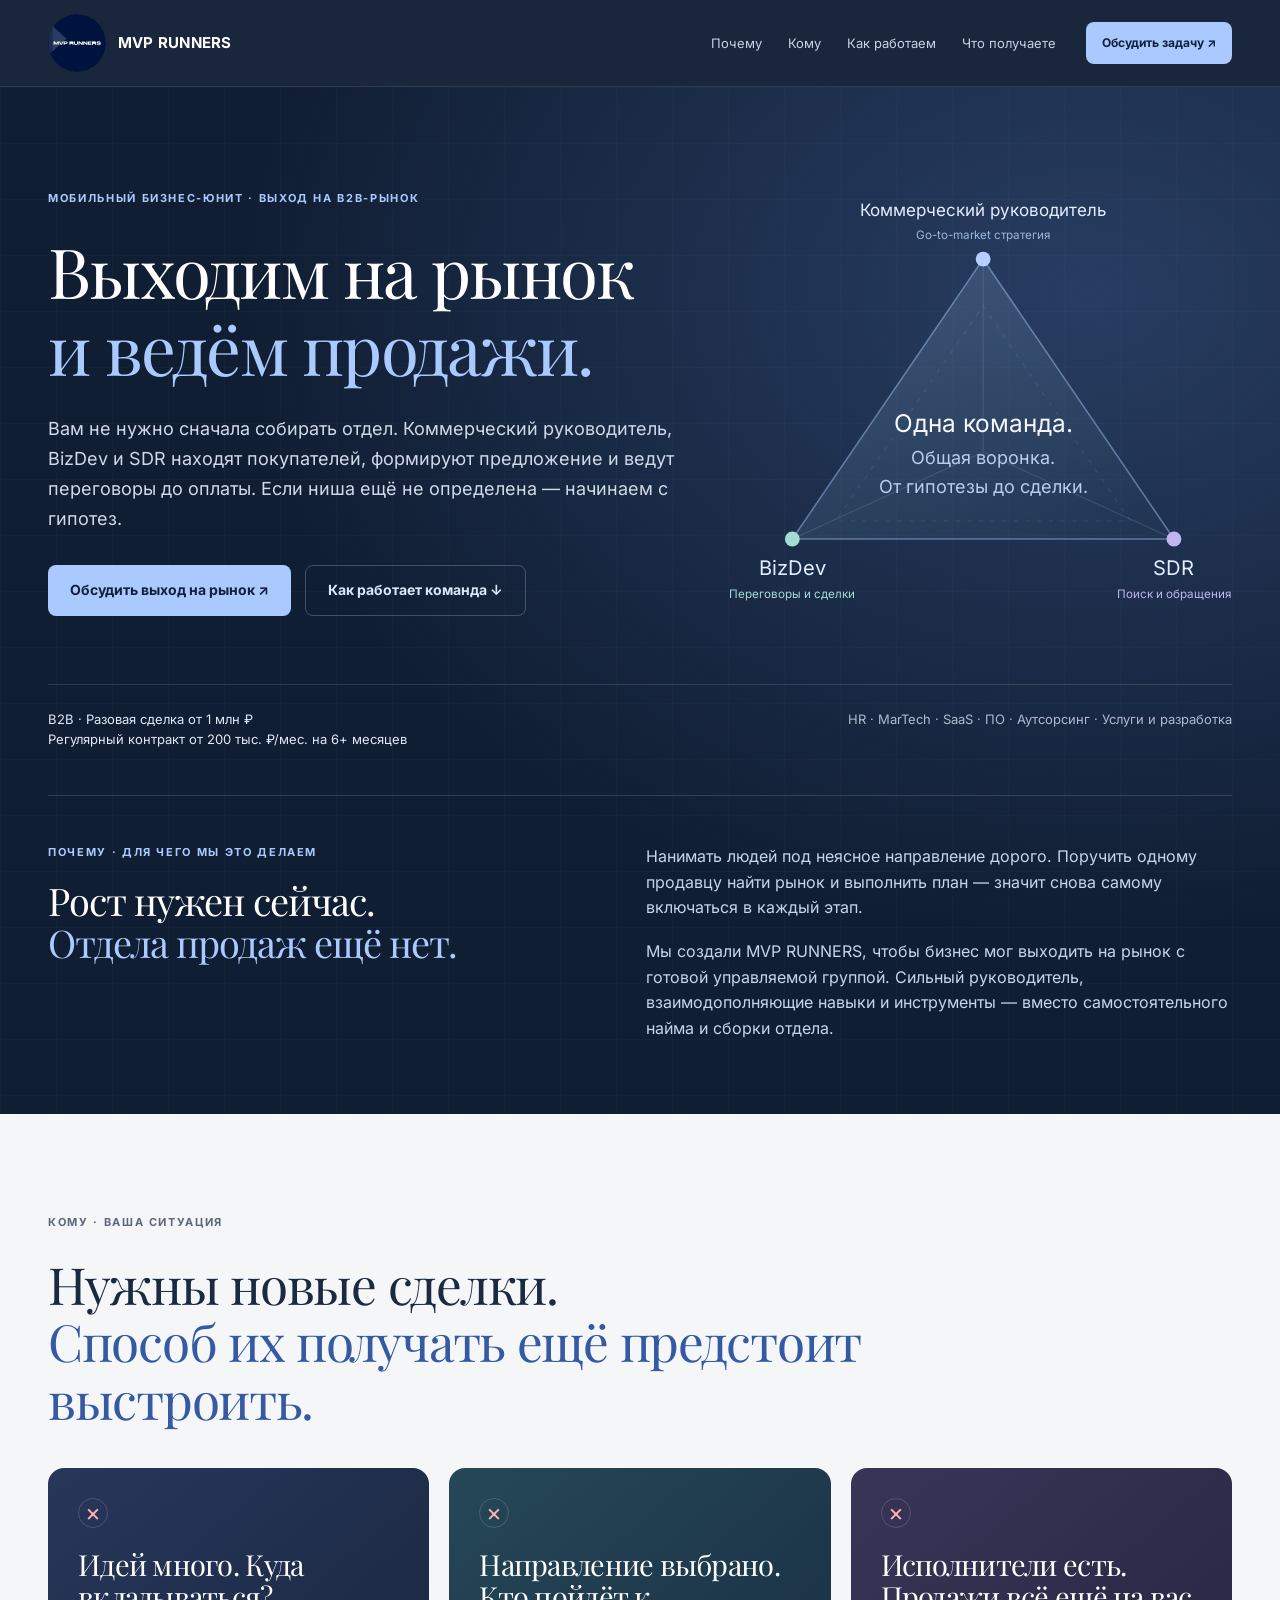
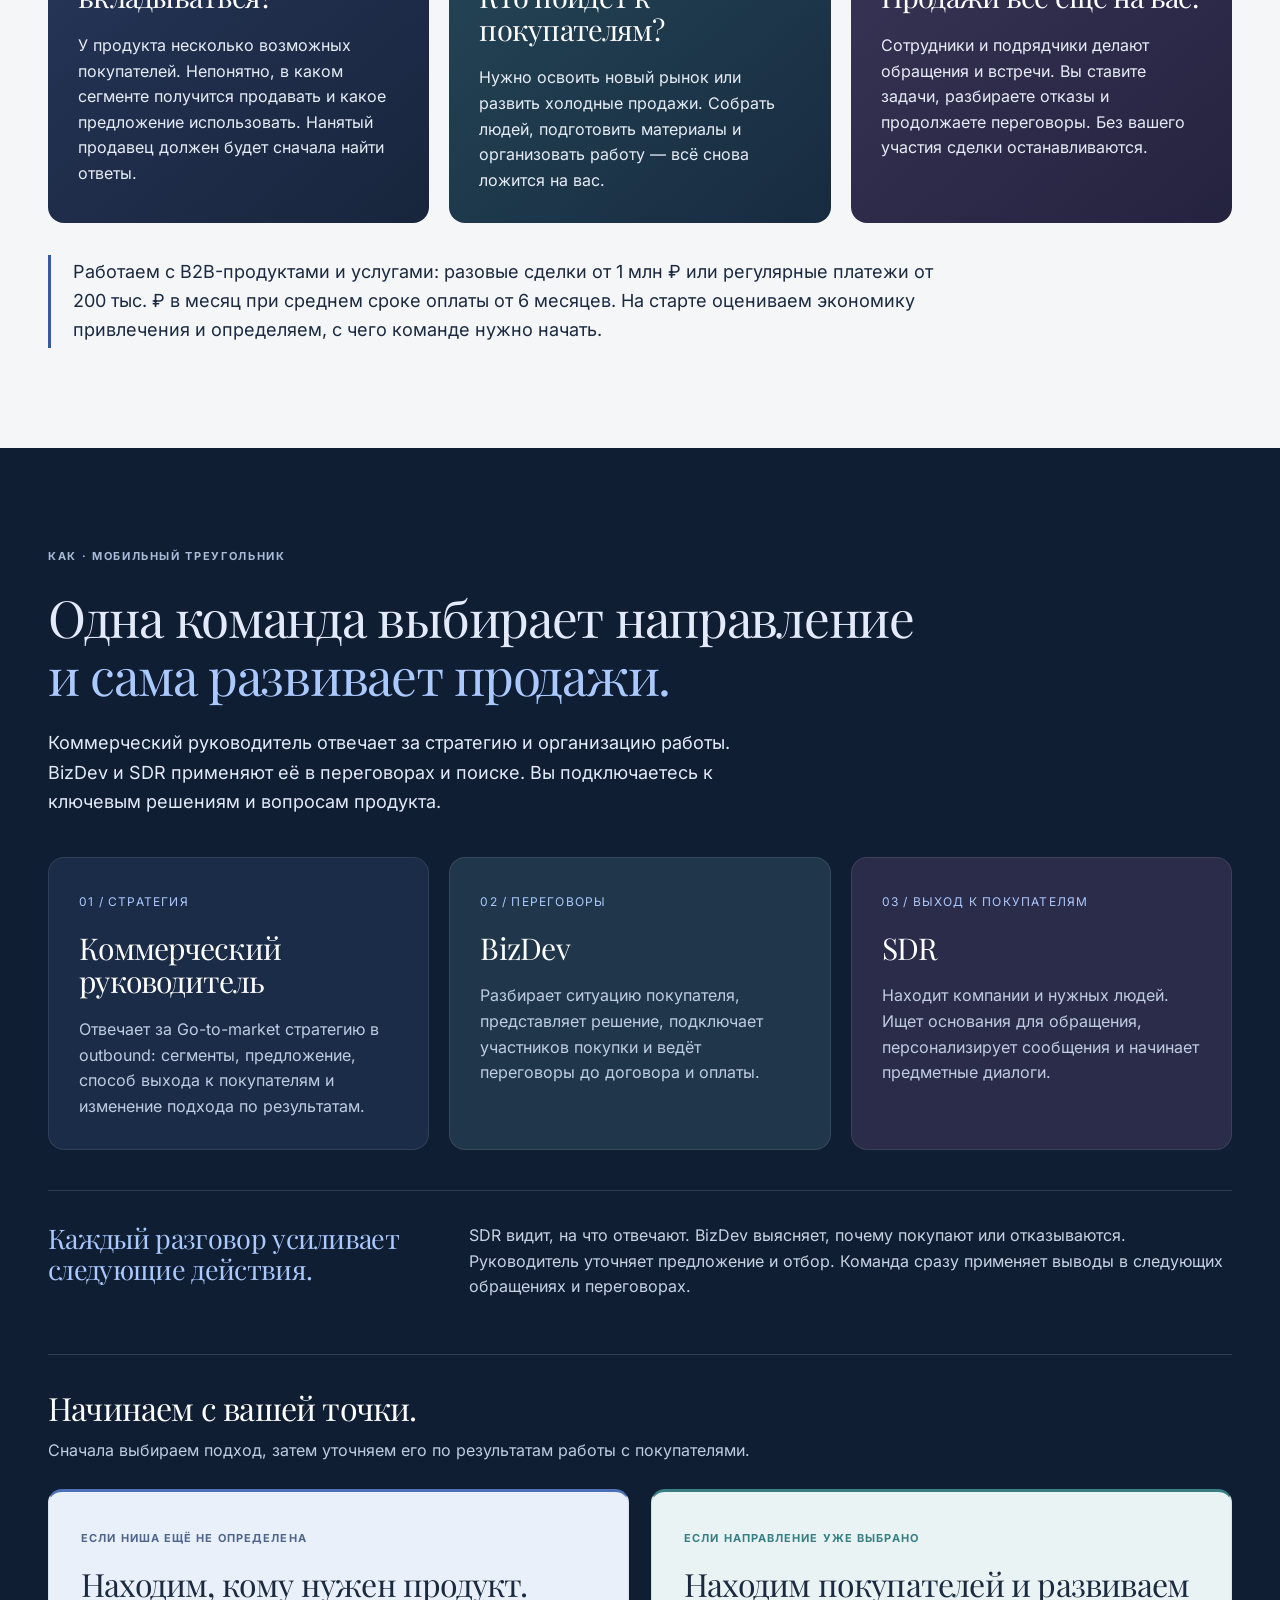
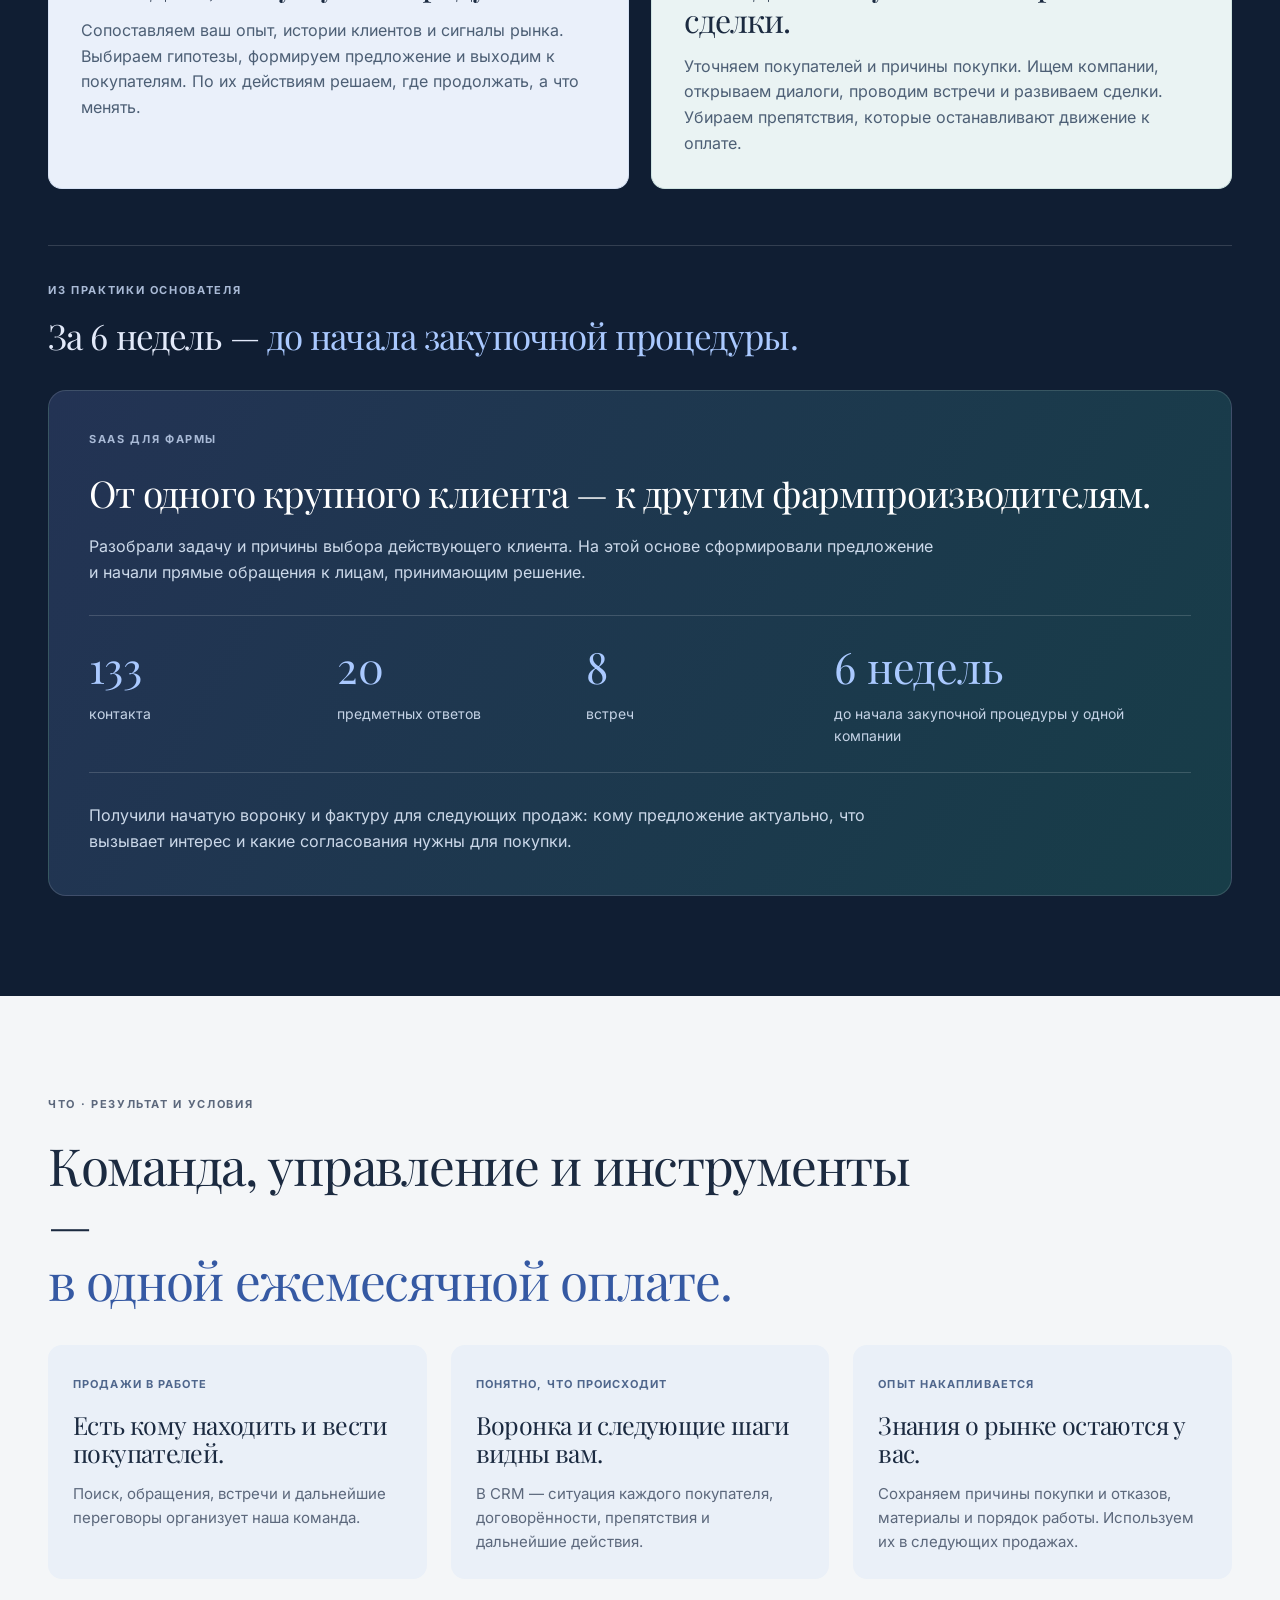
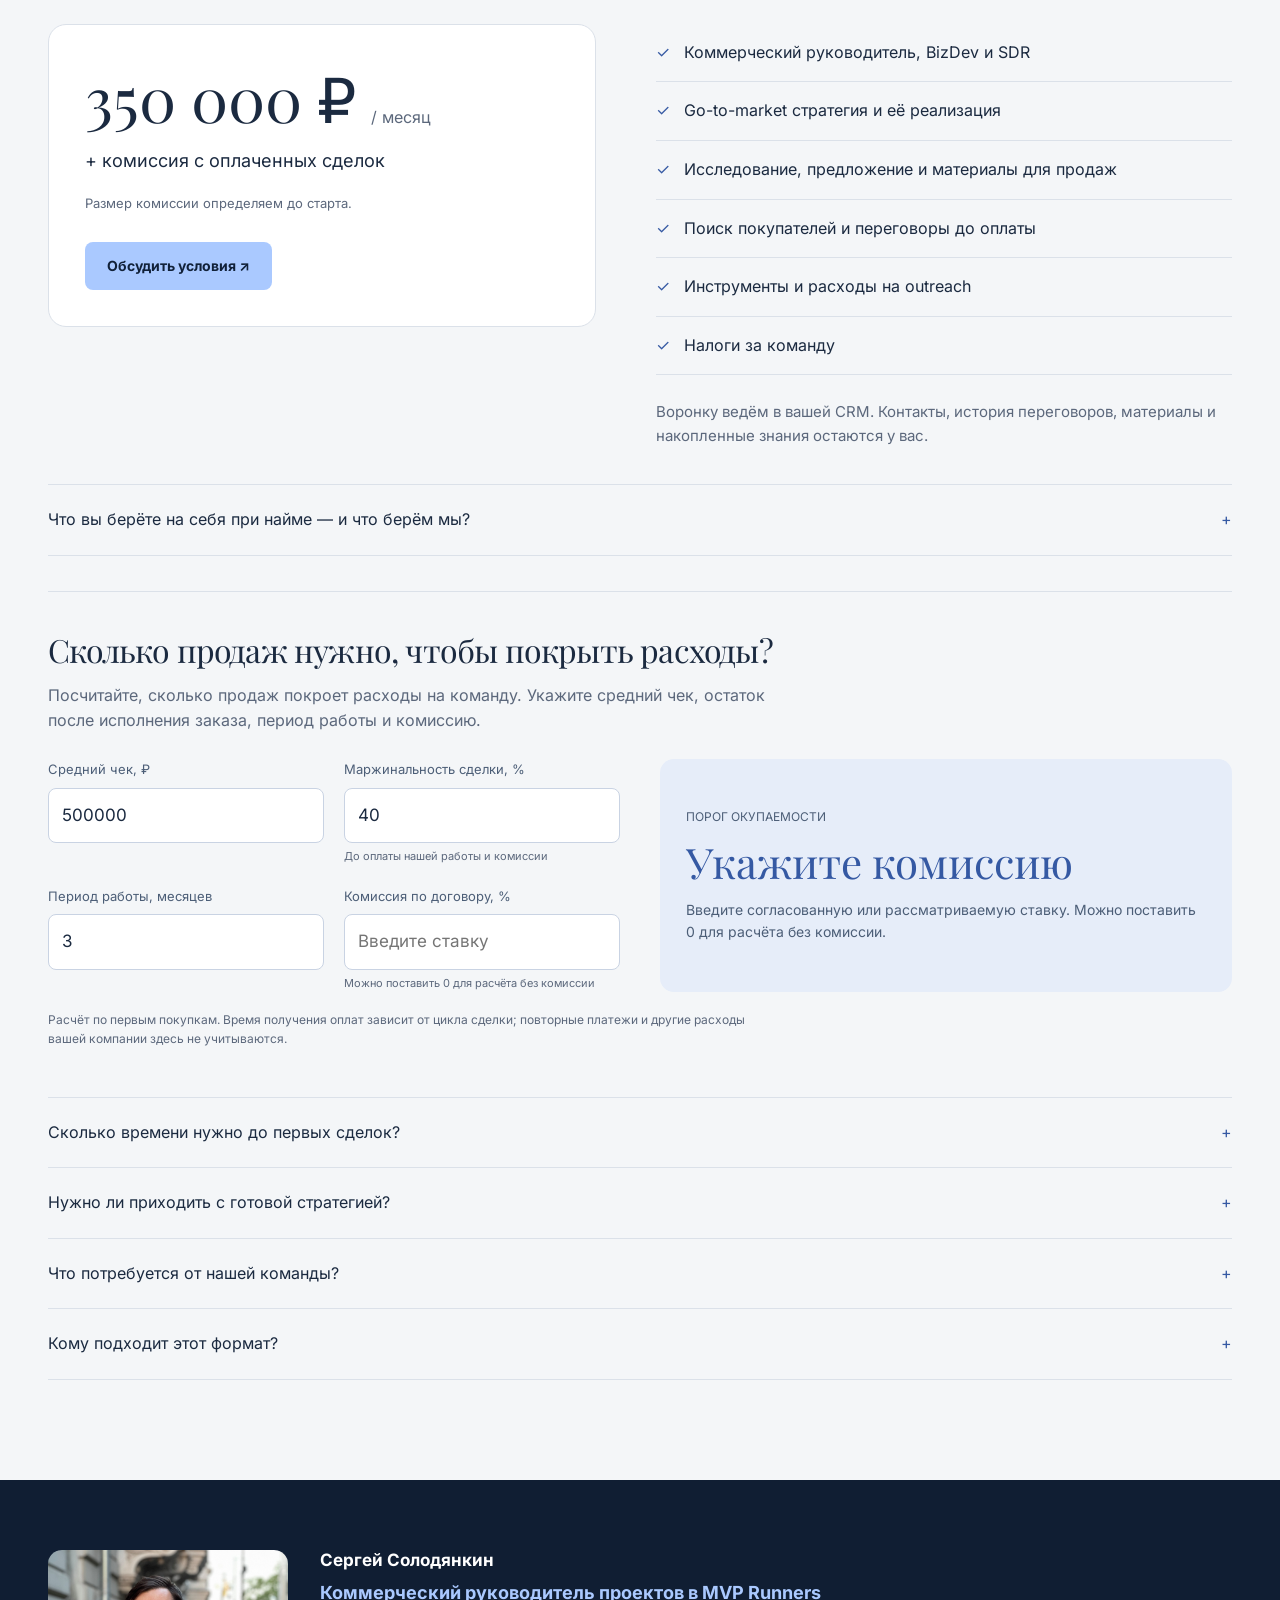
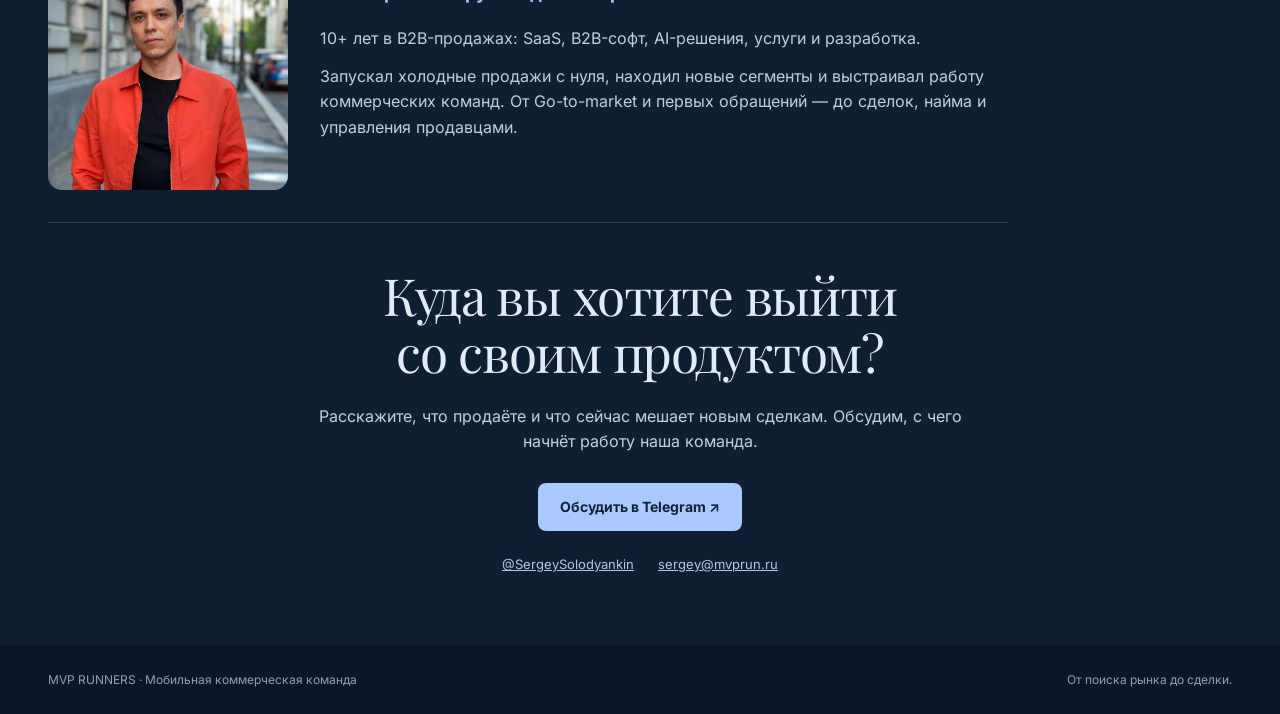
<file: index2.html>
<!doctype html><html lang="ru"><head><meta charset="utf-8"><meta name="viewport" content="width=device-width,initial-scale=1"><title>MVP RUNNERS — мобильная коммерческая команда</title><meta name="description" content="Коммерческий руководитель, BizDev и SDR для выхода на B2B-рынок. От поиска сегмента до сделок. Без найма и управления отделом продаж."><style>@font-face {
  font-family: 'Inter';
  font-style: normal;
  font-weight: 400;
  font-display: swap;
  src: url(assets/fonts/inter-regular.ttf) format('truetype');
}
@font-face {
  font-family: 'Inter';
  font-style: normal;
  font-weight: 700;
  font-display: swap;
  src: url(assets/fonts/inter-bold.ttf) format('truetype');
}

:root{--navy:#101e33;--ink:#1b2a40;--muted:#5c687c;--blue:#aac9ff;--accent:#3559a3;--paper:#f4f6f8;--line:#dbe1e9;--teal:#a4dcd2;--serif:'Playfair Display',Georgia,serif;--sans:Inter,Arial,sans-serif}*{box-sizing:border-box}html{scroll-behavior:smooth;scroll-padding-top:90px}body{margin:0;background:var(--paper);color:var(--ink);font-family:var(--sans);font-size:16px;line-height:1.6}a{color:inherit}button,input,select{font:inherit}.wrap{max-width:1240px;width:calc(100% - 96px);margin:auto}header{background:#101e33f5;position:sticky;top:0;z-index:10;border-bottom:1px solid #ffffff18;backdrop-filter:blur(16px)}nav{height:86px;display:flex;align-items:center;gap:30px}.brand{display:flex;align-items:center;gap:12px;text-decoration:none;color:white;font-size:15px;font-weight:600}.brand img{height:58px;width:58px}.navlinks{display:flex;gap:26px;margin-left:auto;color:#c9d3e2;font-size:13px}.navlinks a{text-decoration:none}.navlinks a:hover{color:white}.btn{display:inline-flex;align-items:center;justify-content:center;min-height:48px;background:var(--blue);color:#112139;padding:13px 22px;border-radius:8px;text-decoration:none;font-weight:600;font-size:14px;border:0;cursor:pointer}.btn.secondary{color:#dce7fa;background:transparent;border:1px solid #ffffff36}.btn:hover{filter:brightness(1.08)}header .btn{font-size:12px;min-height:42px;padding:10px 16px}.mobile-nav{display:none}section{padding:100px 0}.eyebrow{text-transform:uppercase;letter-spacing:.15em;font-size:11px;font-weight:600;margin:0 0 24px;color:var(--muted)}h1,h2,h3,p{margin:0}h1,h2,h3{font-family:var(--serif);font-weight:400;line-height:1.12;letter-spacing:-.025em}h1{font-size:clamp(46px,5vw,73px)}h2{font-size:clamp(35px,4vw,54px);max-width:900px;margin-bottom:24px}h3{font-size:29px}.accent{color:var(--accent)}.lead{font-size:18px;line-height:1.65;max-width:730px}.muted{color:var(--muted)}.hero{color:white;background:radial-gradient(ellipse at 85% 20%,#283d62 0,transparent 55%),var(--navy);position:relative;overflow:hidden;padding:90px 0 55px}.hero:before{content:'';position:absolute;inset:0;background-image:linear-gradient(#ffffff04 1px,transparent 1px),linear-gradient(90deg,#ffffff04 1px,transparent 1px);background-size:56px 56px;pointer-events:none}.hero .wrap{position:relative}.hero-grid{display:grid;grid-template-columns:1.3fr 1fr;gap:38px;align-items:center}.hero .eyebrow{color:var(--blue)}.hero h1 .accent{color:var(--blue)}.hero .lead{color:#d0d9e7;font-size:18px;margin-top:28px;max-width:630px}.hero-actions{display:flex;gap:14px;flex-wrap:wrap;margin-top:32px}.hero-price{font-size:16px;margin-top:25px;color:#e4edfc}.hero-price small{display:block;color:#a6b5cd;font-size:12px;margin-top:5px}.fit-strip{border-top:1px solid #ffffff20;padding-top:24px;margin-top:55px;display:flex;justify-content:space-between;gap:24px;color:#aebbce;font-size:13px}.fit-strip strong{color:#e1e8f5;font-weight:500}.triangle{position:relative;padding:10px 0}.triangle svg{width:100%;height:auto;overflow:visible}.triangle text{font-family:var(--sans)}.triangle-caption{font-size:12px;color:#a7b8d3;text-align:center;max-width:360px;margin:15px auto 0}.section-head{max-width:800px}.cards{display:grid;grid-template-columns:repeat(3,minmax(0,1fr));gap:20px;margin-top:40px}.card{border-radius:16px;padding:30px;min-width:0}.card h3{font-size:29px;margin:20px 0}.card p{font-size:16px;line-height:1.6}.problem{color:#e6ecf6;background:linear-gradient(140deg,#28365b,#17253c)}.problem:nth-child(2){background:linear-gradient(140deg,#254858,#182b40)}.problem:nth-child(3){background:linear-gradient(140deg,#393557,#24233f)}.problem h3{color:white}.cross{color:#ffb0b8;font-size:24px;line-height:1;border:1px solid #ffffff27;border-radius:50%;width:30px;height:30px;display:grid;place-items:center}.closing-line{border-left:3px solid var(--accent);padding:3px 0 3px 22px;margin-top:32px;font-size:18px;max-width:900px}.dark{background:var(--navy);color:#e3eafa}.dark .eyebrow{color:#a9bad6}.dark .accent{color:var(--blue)}.team-grid{display:grid;grid-template-columns:repeat(3,minmax(0,1fr));gap:20px;margin-top:40px}.role{background:#1b2c48;border:1px solid #ffffff17;border-radius:16px;padding:30px}.role:nth-child(2){background:#20374b}.role:nth-child(3){background:#2b2c49}.role .num{color:var(--blue);font-size:12px;letter-spacing:.1em}.role h3{font-size:30px;color:white;margin:18px 0}.role p{color:#bdcce0}.feedback{display:grid;grid-template-columns:1fr 2fr;gap:40px;border-top:1px solid #ffffff22;padding-top:32px;margin-top:40px}.feedback h3{font-size:27px;color:var(--blue)}.feedback p{color:#c6d2e4}.paths{display:grid;grid-template-columns:1fr 1fr;gap:22px;margin-top:40px}.path{background:#eaf0fa;border:1px solid #d7e2f4;border-top:3px solid #4d70b8;border-radius:14px;padding:32px}.path:nth-child(2){background:#eaf3f3;border-color:#cfe3e1;border-top-color:#377f84}.tag{font-size:11px;font-weight:600;letter-spacing:.1em;text-transform:uppercase;color:#4f668c}.path:nth-child(2) .tag{color:#377f84}.path h3{margin:16px 0;font-size:32px}.path p{color:#4d5f75}.workflow{display:grid;grid-template-columns:repeat(4,1fr);gap:24px;margin-top:42px;padding-top:30px;border-top:1px solid var(--line)}.workflow .step{font-size:12px;color:var(--accent);margin-bottom:12px}.workflow h3{font-family:var(--sans);font-size:17px;font-weight:600;letter-spacing:0;margin-bottom:12px;line-height:1.4}.workflow p{font-size:15px;color:var(--muted)}.comparison{margin-top:38px;border-top:1px solid var(--line)}.comparison-row{display:grid;grid-template-columns:1fr 1.3fr 1.3fr;gap:30px;padding:24px 0;border-bottom:1px solid var(--line);align-items:start}.comparison-row h3{font-family:var(--sans);font-size:17px;font-weight:600;letter-spacing:0;line-height:1.5}.comparison-row p{font-size:15px;color:var(--muted)}.comparison-row b{font-weight:500;color:var(--ink)}.comparison-head{font-size:11px;letter-spacing:.1em;text-transform:uppercase;color:var(--muted);padding:16px 0}.comparison-row:last-child{background:#e9eff9;padding:25px;border-radius:12px;border:0;margin-top:12px}.case{background:linear-gradient(120deg,#233354,#173d48);padding:40px;border-radius:18px;border:1px solid #ffffff22;margin-top:35px}.case p{color:#cbd8e9;max-width:850px}.case h3{font-size:37px;color:white;margin-bottom:20px}.metrics{display:grid;grid-template-columns:1fr 1fr 1fr 1.6fr;gap:25px;margin:30px 0;padding:25px 0;border-block:1px solid #ffffff28}.metric strong{display:block;font-family:var(--serif);font-size:43px;line-height:1.2;font-weight:400;color:var(--blue)}.metric span{display:block;font-size:14px;color:#c5d3e6;margin-top:10px}.founder{display:flex;gap:18px;align-items:center;margin-top:32px;color:#c0cee2;font-size:14px}.founder img{width:64px;height:76px;object-fit:cover;border-radius:9px}.founder strong{display:block;color:white;margin-bottom:5px;font-size:15px}.pricing{display:grid;grid-template-columns:1fr 1.05fr;gap:60px;align-items:start;margin-top:35px}.price-box{background:white;border:1px solid var(--line);border-radius:18px;padding:36px}.price{font-size:clamp(40px,5vw,62px);font-family:var(--serif);line-height:1.2;color:var(--ink)}.price span{font:16px var(--sans);color:var(--muted)}.commission{font-size:18px;margin-top:12px}.price-box .btn{margin-top:28px}.price-note{font-size:13px;color:var(--muted);margin-top:17px}.included{list-style:none;margin:0;padding:0}.included li{padding:16px 0 16px 28px;position:relative;border-bottom:1px solid var(--line)}.included li:before{content:'✓';position:absolute;left:0;color:var(--accent)}.ownership{margin-top:25px;color:var(--muted);font-size:15px}.calc{margin-top:64px;padding-top:40px;border-top:1px solid var(--line)}.calc h3{font-size:32px;margin-bottom:15px}.calc>p{max-width:720px;color:var(--muted)}.calc-grid{display:grid;grid-template-columns:1fr 1fr;gap:40px;margin-top:25px}.inputs{display:grid;grid-template-columns:1fr 1fr;gap:20px}.inputs label{display:block;font-size:13px;color:#4c5e77}.inputs input{display:block;width:100%;min-width:0;margin-top:8px;background:white;border:1px solid #c9d3e3;border-radius:8px;padding:13px;color:var(--ink);font-size:17px}.inputs small{display:block;margin-top:5px;font-size:11px;color:var(--muted)}.calc-result{border-radius:14px;background:#e6edf9;padding:26px;display:flex;flex-direction:column;justify-content:center}.calc-result strong{font:42px var(--serif);color:var(--accent);line-height:1.2}.calc-result p{font-size:14px;margin-top:12px;color:#4c5e77}.result-label{font-size:12px;margin-bottom:10px;color:#4c5e77}.future{margin-top:45px;padding-top:32px;border-top:1px solid #ffffff22;display:grid;grid-template-columns:1fr 1.2fr;gap:45px}.future h3{font-size:29px;color:white}.future p{color:#bccce2}.contact{text-align:center;margin-top:65px;padding-top:45px;border-top:1px solid #ffffff22}.contact h2{margin:0 auto 22px;max-width:830px}.contact p{color:#c2d0e3;max-width:660px;margin:0 auto 28px}.contact-links{display:flex;justify-content:center;gap:24px;flex-wrap:wrap;margin-top:23px;color:#b5c6e0;font-size:13px}.faq{margin-top:48px}.faq details{border-top:1px solid var(--line);padding:22px 0}.faq details:last-child{border-bottom:1px solid var(--line)}summary{font-weight:500;cursor:pointer;list-style:none;display:flex;justify-content:space-between;gap:24px}summary:after{content:'+';color:var(--accent)}details[open]>summary:after{content:'−'}details p{margin-top:16px;color:var(--muted);max-width:850px;font-size:15px}footer{background:#0b1728;color:#8fa0ba;padding:25px 0;font-size:12px}footer .wrap{display:flex;justify-content:space-between;gap:20px}a:focus-visible,button:focus-visible,summary:focus-visible,input:focus-visible{outline:3px solid #7aabff;outline-offset:5px}
@media(max-width:1050px){.wrap{width:calc(100% - 60px)}.hero-grid{gap:12px;grid-template-columns:1.2fr 1fr}h1{font-size:52px}.navlinks{gap:17px}.brand span{display:none}.card,.role{padding:24px}.pricing{gap:30px}.workflow{grid-template-columns:1fr 1fr}.fit-strip{font-size:12px}}
@media(max-width:760px){.wrap{width:calc(100% - 40px)}section{padding:64px 0}nav{height:74px}.brand img{height:48px;width:48px}.brand span{display:inline;font-size:13px}.navlinks,header .btn{display:none}.mobile-nav{display:block;margin-left:auto;position:relative}.mobile-nav summary{color:#d5e2f6;font-size:14px}.mobile-nav summary:after{content:'☰';color:#b5caff}.mobile-nav[open]>summary:after{content:'×'}.mobile-nav .menu{position:absolute;right:0;top:35px;width:230px;background:#1c2d47;border:1px solid #43526a;padding:12px;border-radius:12px}.menu a{display:block;text-decoration:none;color:#d5e2f6;padding:12px;font-size:15px}.hero{padding-top:56px}.hero-grid,.cards,.team-grid,.paths,.pricing,.calc-grid,.future,.feedback{grid-template-columns:1fr}.hero-grid{gap:35px}h1{font-size:clamp(41px,10vw,60px)}h2{font-size:37px}.hero .lead{font-size:17px}.triangle{max-width:460px;width:100%;margin:auto}.fit-strip{flex-direction:column;gap:12px;margin-top:30px}.cards,.team-grid{gap:15px;margin-top:28px}.card h3{font-size:29px}.feedback{gap:15px}.path{padding:26px}.workflow{gap:25px 18px}.workflow p{font-size:15px}.comparison-head{display:none}.comparison-row{grid-template-columns:1fr;gap:10px;padding:25px 0}.comparison-row p:before{display:block;font-size:10px;letter-spacing:.1em;text-transform:uppercase;color:#6a7d98;margin-bottom:4px}.comparison-row p:nth-child(2):before{content:'Когда подходит'}.comparison-row p:nth-child(3):before{content:'Что потребуется от вас'}.comparison-row:last-child{padding:24px}.case{padding:25px}.case h3{font-size:30px}.metrics{grid-template-columns:1fr 1fr;gap:26px 15px}.metric strong{font-size:36px}.metric span{font-size:13px}.pricing{gap:27px}.price-box{padding:27px}.calc-grid{gap:22px}.inputs{gap:17px 12px}.calc-result strong{font-size:37px}.contact h2{font-size:36px}footer .wrap{flex-direction:column;gap:10px}.future{gap:20px}.eyebrow{font-size:10px}}
@media(prefers-reduced-motion:reduce){html{scroll-behavior:auto}}
#contact .founder{margin:0 0 56px;padding-bottom:44px;border-bottom:1px solid #ffffff22;font-size:17px;line-height:1.6;gap:32px;align-items:center;max-width:960px}#contact .founder img{width:180px;height:214px;flex-shrink:0;border-radius:14px}#contact .founder strong{font-size:28px;line-height:1.25;margin-bottom:8px}#contact .founder .founder-title{font-size:18px;font-weight:600;color:var(--blue);margin-bottom:18px}#contact .founder p+p{margin-top:12px}@media(max-width:600px){#contact .founder{align-items:flex-start;flex-direction:column;font-size:16px;gap:22px}#contact .founder img{width:140px;height:166px}#contact .founder strong{font-size:25px}#contact .founder .founder-title{font-size:17px}}#contact .founder{display:grid;grid-template-columns:240px minmax(0,1fr);align-items:stretch}#contact .founder>img{width:100%;height:100%;min-height:0;object-fit:cover;object-position:center;align-self:stretch}#contact .founder>div{min-width:0}@media(max-width:600px){#contact .founder{grid-template-columns:1fr}#contact .founder>img{width:180px;height:auto;aspect-ratio:180/214}}#contact .founder-photo{position:relative;min-width:0;min-height:240px}#contact .founder .founder-photo img{position:absolute;inset:0;width:100%;height:100%;object-fit:cover;object-position:center;border-radius:14px}@media(max-width:600px){#contact .founder-photo{width:180px;min-height:0;aspect-ratio:180/214}}</style><style id="pkkch-revision">
.hero h1{font-size:clamp(48px,5.4vw,78px)}.why-reason{display:grid;grid-template-columns:1fr 1.1fr;gap:65px;border-top:1px solid #ffffff25;padding-top:48px;margin-top:45px}.why-reason h2{font-size:38px}.why-reason p:not(.eyebrow){color:#c7d4e7;font-size:16px;margin-bottom:18px}.why-reason .eyebrow{margin-bottom:18px}.why-reason .accent{color:var(--blue)}.start-heading{margin-top:54px;padding-top:35px;border-top:1px solid #ffffff25}.start-heading h3{color:white;font-size:32px;margin-bottom:12px}.start-heading p{color:#bdcce0}.paths{margin-top:26px}.path h3{color:var(--ink)}.proof-heading{margin-top:56px;padding-top:36px;border-top:1px solid #ffffff25}.proof-heading h3{font-size:35px}.proof-heading .eyebrow{margin-bottom:16px}.result-grid{display:grid;grid-template-columns:repeat(3,1fr);gap:24px;margin:36px 0 45px}.result-grid article{padding:25px;background:#eaf0f8;border-radius:14px}.result-grid h3{font-size:25px;margin:15px 0}.result-grid p{font-size:15px;color:var(--muted)}.hire-comparison{padding:22px 0;border-block:1px solid var(--line);margin-top:36px}.hire-grid{display:grid;grid-template-columns:1fr 1fr;gap:35px;margin-top:25px}.hire-grid h3{font-family:var(--sans);font-size:16px;letter-spacing:0;font-weight:600}.hire-grid p{font-size:15px}.calc{margin-top:35px}#contact{padding:70px 0}
@media(max-width:760px){.why-reason{grid-template-columns:1fr;gap:18px;padding-top:35px;margin-top:30px}.why-reason h2{font-size:32px}.result-grid{grid-template-columns:1fr;gap:14px}.hire-grid{grid-template-columns:1fr;gap:22px}.hero h1{font-size:clamp(43px,11vw,60px)}.proof-heading h3{font-size:30px}}
#contact .founder{margin:0 0 44px;padding-bottom:32px;border-bottom:1px solid #ffffff22;font-size:16px;line-height:1.6}#contact .founder img{width:88px;height:104px;flex-shrink:0}#contact .founder strong{font-size:17px}@media(max-width:600px){#contact .founder{align-items:flex-start;font-size:14px;gap:16px}#contact .founder img{width:70px;height:84px}#contact .founder strong{font-size:15px}}#contact .founder{display:grid;grid-template-columns:240px minmax(0,1fr);align-items:stretch}#contact .founder>img{width:100%;height:100%;min-height:0;object-fit:cover;object-position:center;align-self:stretch}#contact .founder>div{min-width:0}@media(max-width:600px){#contact .founder{grid-template-columns:1fr}#contact .founder>img{width:180px;height:auto;aspect-ratio:180/214}}#contact .founder-photo{position:relative;min-width:0;min-height:240px}#contact .founder .founder-photo img{position:absolute;inset:0;width:100%;height:100%;object-fit:cover;object-position:center;border-radius:14px}@media(max-width:600px){#contact .founder-photo{width:180px;min-height:0;aspect-ratio:180/214}}</style><style>@font-face {
  font-family: 'Playfair Display';
  font-style: normal;
  font-weight: 400;
  font-display: swap;
  src: url(assets/fonts/playfair-display-regular.ttf) format('truetype');
}#contact .founder{margin:0 0 44px;padding-bottom:32px;border-bottom:1px solid #ffffff22;font-size:16px;line-height:1.6}#contact .founder img{width:88px;height:104px;flex-shrink:0}#contact .founder strong{font-size:17px}@media(max-width:600px){#contact .founder{align-items:flex-start;font-size:14px;gap:16px}#contact .founder img{width:70px;height:84px}#contact .founder strong{font-size:15px}}#contact .founder{display:grid;grid-template-columns:240px minmax(0,1fr);align-items:stretch}#contact .founder>img{width:100%;height:100%;min-height:0;object-fit:cover;object-position:center;align-self:stretch}#contact .founder>div{min-width:0}@media(max-width:600px){#contact .founder{grid-template-columns:1fr}#contact .founder>img{width:180px;height:auto;aspect-ratio:180/214}}#contact .founder-photo{position:relative;min-width:0;min-height:240px}#contact .founder .founder-photo img{position:absolute;inset:0;width:100%;height:100%;object-fit:cover;object-position:center;border-radius:14px}@media(max-width:600px){#contact .founder-photo{width:180px;min-height:0;aspect-ratio:180/214}}</style><style id="brand-font">.brand,.brand span{font-family:Inter,Arial,sans-serif;font-weight:700}.brand span{letter-spacing:.015em}#contact .founder{margin:0 0 44px;padding-bottom:32px;border-bottom:1px solid #ffffff22;font-size:16px;line-height:1.6}#contact .founder img{width:88px;height:104px;flex-shrink:0}#contact .founder strong{font-size:17px}@media(max-width:600px){#contact .founder{align-items:flex-start;font-size:14px;gap:16px}#contact .founder img{width:70px;height:84px}#contact .founder strong{font-size:15px}}#contact .founder{display:grid;grid-template-columns:240px minmax(0,1fr);align-items:stretch}#contact .founder>img{width:100%;height:100%;min-height:0;object-fit:cover;object-position:center;align-self:stretch}#contact .founder>div{min-width:0}@media(max-width:600px){#contact .founder{grid-template-columns:1fr}#contact .founder>img{width:180px;height:auto;aspect-ratio:180/214}}#contact .founder-photo{position:relative;min-width:0;min-height:240px}#contact .founder .founder-photo img{position:absolute;inset:0;width:100%;height:100%;object-fit:cover;object-position:center;border-radius:14px}@media(max-width:600px){#contact .founder-photo{width:180px;min-height:0;aspect-ratio:180/214}}</style></head><body><header><div class="wrap"><nav aria-label="Основная навигация"><a class="brand" href="#top"><img src="assets/images/mvp-runners-logo.svg" alt="MVP RUNNERS"><span>MVP RUNNERS</span></a><div class="navlinks"><a href="#why">Почему</a><a href="#who">Кому</a><a href="#how">Как работаем</a><a href="#what">Что получаете</a></div><details class="mobile-nav"><summary>Меню</summary><div class="menu"><a href="#why">Почему</a><a href="#who">Кому</a><a href="#how">Как работаем</a><a href="#what">Что получаете</a><a href="#contact">Обсудить задачу</a></div></details><a class="btn" href="#contact">Обсудить задачу ↗</a></nav></div></header><main id="top"><section class="hero" id="why"><div class="wrap"><div class="hero-grid"><div><p class="eyebrow">Мобильный бизнес-юнит · Выход на B2B-рынок</p><h1>Выходим на рынок<br><span class="accent">и ведём продажи.</span></h1><p class="lead">Вам не нужно сначала собирать отдел. Коммерческий руководитель, BizDev и SDR находят покупателей, формируют предложение и ведут переговоры до оплаты. Если ниша ещё не определена — начинаем с гипотез.</p><div class="hero-actions"><a class="btn" href="#contact">Обсудить выход на рынок ↗</a><a class="btn secondary" href="#how">Как работает команда ↓</a></div></div><div class="triangle" aria-label="Три роли в одной команде: коммерческий руководитель, BizDev и SDR"><svg viewBox="0 0 470 400" role="img" aria-labelledby="triangle-title"><title id="triangle-title">Стратегия, переговоры и поиск работают вместе</title><defs><linearGradient id="tri" x1="0" y1="0" x2="1" y2="1"><stop stop-color="#b6ceff" stop-opacity=".22"/><stop offset="1" stop-color="#6db5b1" stop-opacity=".02"/></linearGradient></defs><path d="M235 68 415 332H55Z" fill="url(#tri)" stroke="#aac9ff" stroke-opacity=".45" stroke-width="1.5"/><path d="M235 112 374 315H96Z" fill="none" stroke="#aac9ff" stroke-opacity=".12" stroke-dasharray="4 7"/><path d="m235 68 0 182m180 82-180-82M55 332l180-82" stroke="#aac9ff" stroke-opacity=".17"/><circle cx="235" cy="68" r="7" fill="#b5cfff"/><circle cx="55" cy="332" r="7" fill="#a4dcd2"/><circle cx="415" cy="332" r="7" fill="#c1b4ef"/><text x="235" y="27" text-anchor="middle" fill="#e4edfc" font-size="16">Коммерческий руководитель</text><text x="235" y="49" text-anchor="middle" fill="#9cb6dc" font-size="11">Go-to-market стратегия</text><text x="55" y="366" text-anchor="middle" fill="#e4edfc" font-size="19">BizDev</text><text x="55" y="388" text-anchor="middle" fill="#a4dcd2" font-size="11">Переговоры и сделки</text><text x="415" y="366" text-anchor="middle" fill="#e4edfc" font-size="19">SDR</text><text x="415" y="388" text-anchor="middle" fill="#c1b4ef" font-size="11">Поиск и обращения</text><text x="235" y="231" text-anchor="middle" fill="#f4f7ff" font-size="23">Одна команда.</text><text x="235" y="261" text-anchor="middle" fill="#b7ceef" font-size="17">Общая воронка.</text><text x="235" y="289" text-anchor="middle" fill="#b7ceef" font-size="17">От гипотезы до сделки.</text></svg></div></div><div class="fit-strip"><strong>B2B · Разовая сделка от 1 млн ₽<br>Регулярный контракт от 200 тыс. ₽/мес. на 6+ месяцев</strong><span>HR · MarTech · SaaS · ПО · Аутсорсинг · Услуги и разработка</span></div><div class="why-reason"><div><p class="eyebrow">Почему · Для чего мы это делаем</p><h2>Рост нужен сейчас.<br><span class="accent">Отдела продаж ещё нет.</span></h2></div><div><p>Нанимать людей под неясное направление дорого. Поручить одному продавцу найти рынок и выполнить план — значит снова самому включаться в каждый этап.</p><p>Мы создали MVP RUNNERS, чтобы бизнес мог выходить на рынок с готовой управляемой группой. Сильный руководитель, взаимодополняющие навыки и инструменты — вместо самостоятельного найма и сборки отдела.</p></div></div></div></section><section id="who"><div class="wrap"><p class="eyebrow">Кому · Ваша ситуация</p><h2>Нужны новые сделки.<br><span class="accent">Способ их получать ещё предстоит выстроить.</span></h2><div class="cards"><article class="card problem"><span class="cross" aria-hidden="true">×</span><h3>Идей много. Куда вкладываться?</h3><p>У продукта несколько возможных покупателей. Непонятно, в каком сегменте получится продавать и какое предложение использовать. Нанятый продавец должен будет сначала найти ответы.</p></article><article class="card problem"><span class="cross" aria-hidden="true">×</span><h3>Направление выбрано. Кто пойдёт к покупателям?</h3><p>Нужно освоить новый рынок или развить холодные продажи. Собрать людей, подготовить материалы и организовать работу — всё снова ложится на вас.</p></article><article class="card problem"><span class="cross" aria-hidden="true">×</span><h3>Исполнители есть. Продажи всё ещё на вас.</h3><p>Сотрудники и подрядчики делают обращения и встречи. Вы ставите задачи, разбираете отказы и продолжаете переговоры. Без вашего участия сделки останавливаются.</p></article></div><p class="closing-line">Работаем с B2B-продуктами и услугами: разовые сделки от 1 млн ₽ или регулярные платежи от 200 тыс. ₽ в месяц при среднем сроке оплаты от 6 месяцев. На старте оцениваем экономику привлечения и определяем, с чего команде нужно начать.</p></div></section><section class="dark" id="how"><div class="wrap"><p class="eyebrow">Как · Мобильный треугольник</p><h2>Одна команда выбирает направление<br><span class="accent">и сама развивает продажи.</span></h2><p class="lead">Коммерческий руководитель отвечает за стратегию и организацию работы. BizDev и SDR применяют её в переговорах и поиске. Вы подключаетесь к ключевым решениям и вопросам продукта.</p><div class="team-grid"><article class="role"><span class="num">01 / СТРАТЕГИЯ</span><h3>Коммерческий руководитель</h3><p>Отвечает за Go-to-market стратегию в outbound: сегменты, предложение, способ выхода к покупателям и изменение подхода по результатам.</p></article><article class="role"><span class="num">02 / ПЕРЕГОВОРЫ</span><h3>BizDev</h3><p>Разбирает ситуацию покупателя, представляет решение, подключает участников покупки и ведёт переговоры до договора и оплаты.</p></article><article class="role"><span class="num">03 / ВЫХОД К ПОКУПАТЕЛЯМ</span><h3>SDR</h3><p>Находит компании и нужных людей. Ищет основания для обращения, персонализирует сообщения и начинает предметные диалоги.</p></article></div><div class="feedback"><h3>Каждый разговор усиливает следующие действия.</h3><p>SDR видит, на что отвечают. BizDev выясняет, почему покупают или отказываются. Руководитель уточняет предложение и отбор. Команда сразу применяет выводы в следующих обращениях и переговорах.</p></div><div class="start-heading"><h3>Начинаем с вашей точки.</h3><p>Сначала выбираем подход, затем уточняем его по результатам работы с покупателями.</p></div><div class="paths"><article class="path"><span class="tag">Если ниша ещё не определена</span><h3>Находим, кому нужен продукт.</h3><p>Сопоставляем ваш опыт, истории клиентов и сигналы рынка. Выбираем гипотезы, формируем предложение и выходим к покупателям. По их действиям решаем, где продолжать, а что менять.</p></article><article class="path"><span class="tag">Если направление уже выбрано</span><h3>Находим покупателей и развиваем сделки.</h3><p>Уточняем покупателей и причины покупки. Ищем компании, открываем диалоги, проводим встречи и развиваем сделки. Убираем препятствия, которые останавливают движение к оплате.</p></article></div><div class="proof-heading"><p class="eyebrow">Из практики основателя</p><h3>За 6 недель — <span class="accent">до начала закупочной процедуры.</span></h3></div><div class="case"><p class="eyebrow">SaaS для фармы</p><h3>От одного крупного клиента — к другим фармпроизводителям.</h3><p>Разобрали задачу и причины выбора действующего клиента. На этой основе сформировали предложение и начали прямые обращения к лицам, принимающим решение.</p><div class="metrics"><div class="metric"><strong>133</strong><span>контакта</span></div><div class="metric"><strong>20</strong><span>предметных ответов</span></div><div class="metric"><strong>8</strong><span>встреч</span></div><div class="metric"><strong>6 недель</strong><span>до начала закупочной процедуры у одной компании</span></div></div><p>Получили начатую воронку и фактуру для следующих продаж: кому предложение актуально, что вызывает интерес и какие согласования нужны для покупки.</p></div></div></section><section id="what"><div class="wrap"><p class="eyebrow">Что · Результат и условия</p><h2>Команда, управление и инструменты —<br><span class="accent">в одной ежемесячной оплате.</span></h2><div class="result-grid"><article><span class="tag">Продажи в работе</span><h3>Есть кому находить и вести покупателей.</h3><p>Поиск, обращения, встречи и дальнейшие переговоры организует наша команда.</p></article><article><span class="tag">Понятно, что происходит</span><h3>Воронка и следующие шаги видны вам.</h3><p>В CRM — ситуация каждого покупателя, договорённости, препятствия и дальнейшие действия.</p></article><article><span class="tag">Опыт накапливается</span><h3>Знания о рынке остаются у вас.</h3><p>Сохраняем причины покупки и отказов, материалы и порядок работы. Используем их в следующих продажах.</p></article></div><div class="pricing"><div class="price-box"><div class="price">350 000 ₽ <span>/ месяц</span></div><p class="commission">+ комиссия с оплаченных сделок</p><p class="price-note">Размер комиссии определяем до старта.</p><a class="btn" href="#contact">Обсудить условия ↗</a></div><div><ul class="included"><li>Коммерческий руководитель, BizDev и SDR</li><li>Go-to-market стратегия и её реализация</li><li>Исследование, предложение и материалы для продаж</li><li>Поиск покупателей и переговоры до оплаты</li><li>Инструменты и расходы на outreach</li><li>Налоги за команду</li></ul><p class="ownership">Воронку ведём в вашей CRM. Контакты, история переговоров, материалы и накопленные знания остаются у вас.</p></div></div>
<details class="hire-comparison"><summary>Что вы берёте на себя при найме — и что берём мы?</summary><div class="hire-grid"><div><h3>При самостоятельном найме</h3><p>Подобрать руководителя и исполнителей, организовать работу, обеспечить инструменты и поддержку. Если направление ещё не отработано — найти, кто будет этим заниматься.</p></div><div><h3>С MVP RUNNERS</h3><p>Передать знания о продукте и участвовать в ключевых решениях. Стратегию, подготовку, поиск и переговоры организует наша группа. Инструменты, outreach и налоги за команду включены.</p></div></div></details><div class="calc" id="calculator"><h3>Сколько продаж нужно, чтобы покрыть расходы?</h3><p>Посчитайте, сколько продаж покроет расходы на команду. Укажите средний чек, остаток после исполнения заказа, период работы и комиссию.</p><div class="calc-grid"><div class="inputs"><label>Средний чек, ₽<input id="check" type="number" min="1" step="50000" value="500000"></label><label>Маржинальность сделки, %<input id="margin" type="number" min="0.1" max="100" step="1" value="40"><small>До оплаты нашей работы и комиссии</small></label><label>Период работы, месяцев<input id="months" type="number" min="1" max="36" step="1" value="3"></label><label>Комиссия по договору, %<input id="fee" type="number" min="0" max="100" step="0.1" placeholder="Введите ставку"><small>Можно поставить 0 для расчёта без комиссии</small></label></div><div class="calc-result" aria-live="polite"><span class="result-label">ПОРОГ ОКУПАЕМОСТИ</span><strong id="calc-total">Укажите комиссию</strong><p id="calc-detail">Ставка зависит от условий сотрудничества. Введите согласованную или рассматриваемую ставку.</p></div></div><p style="font-size:12px;margin-top:18px">Расчёт по первым покупкам. Время получения оплат зависит от цикла сделки; повторные платежи и другие расходы вашей компании здесь не учитываются.</p></div>
<div class="faq"><details><summary>Сколько времени нужно до первых сделок?</summary><p>Это зависит от готовности предложения, доступа к покупателям и цикла закупки. На старте определяем, что уже известно, какие гипотезы прорабатываем и по каким действиям покупателей оцениваем продвижение.</p></details><details><summary>Нужно ли приходить с готовой стратегией?</summary><p>Нет. Если сегмент ещё не выбран, начнём с исследования и гипотез. Если направление уже работает — подключимся к поиску покупателей и развитию воронки.</p></details><details><summary>Что потребуется от нашей команды?</summary><p>Доступ к знаниям и материалам о продукте, ответственный за согласования, участие в технических и продуктовых вопросах. Повседневную работу коммерческой группы организуем сами.</p></details><details><summary>Кому подходит этот формат?</summary><p>Компаниям с B2B-продуктом или услугой: разовые сделки от 1 млн ₽ либо подписка и регулярные контракты от 200 тыс. ₽ в месяц при среднем сроке оплаты от 6 месяцев. Работаем с HR, MarTech, SaaS, ПО, аутсорсингом и другими направлениями. До старта учитываем маржинальность, повторные платежи, цикл сделки и готовность продукта к продажам.</p></details></div></div></section><section class="dark" id="contact"><div class="wrap"><div class="founder"><div class="founder-photo"><img src="assets/images/sergey-solodyankin.jpg" alt="Сергей Солодянкин"></div><div><strong>Сергей Солодянкин</strong><p class="founder-title">Коммерческий руководитель проектов в MVP Runners</p><p>10+ лет в B2B-продажах: SaaS, B2B-софт, AI-решения, услуги и разработка.</p><p>Запускал холодные продажи с нуля, находил новые сегменты и выстраивал работу коммерческих команд. От Go-to-market и первых обращений — до сделок, найма и управления продавцами.</p></div></div><div class="contact" style="margin-top:0;padding-top:0;border:0"><h2>Куда вы хотите выйти<br>со своим продуктом?</h2><p>Расскажите, что продаёте и что сейчас мешает новым сделкам. Обсудим, с чего начнёт работу наша команда.</p><a class="btn" href="https://t.me/SergeySolodyankin" target="_blank" rel="noopener">Обсудить в Telegram ↗</a><div class="contact-links"><a href="https://t.me/SergeySolodyankin">@SergeySolodyankin</a><a href="mailto:sergey@mvprun.ru">sergey@mvprun.ru</a></div></div></div></section></main><footer><div class="wrap"><span>MVP RUNNERS · Мобильная коммерческая команда</span><span>От поиска рынка до сделки.</span></div></footer>
<script>const byId=id=>document.getElementById(id);function calculate(){const a=Number(byId('check').value),m=Number(byId('margin').value),n=Number(byId('months').value),raw=byId('fee').value,f=Number(raw),t=byId('calc-total'),d=byId('calc-detail'),rub=x=>new Intl.NumberFormat('ru-RU',{maximumFractionDigits:0}).format(x)+' ₽';if(raw===''){t.textContent='Укажите комиссию';d.textContent='Введите согласованную или рассматриваемую ставку. Можно поставить 0 для расчёта без комиссии.';return}if(!(a>0&&m>0&&m<=100&&n>=1&&n<=36&&Number.isInteger(n)&&f>=0&&f<=100)){t.textContent='Проверьте вводные';d.textContent='Укажите положительный чек, маржу до 100%, целое число месяцев от 1 до 36 и комиссию от 0 до 100%.';return}const budget=350000*n,unit=a*(m-f)/100;if(unit<=0){t.textContent='Экономика не сходится';d.textContent='Комиссия равна или превышает остаток с продажи. Измените вводные для другого сценария.';return}const count=Math.ceil(budget/unit),pct=count%100,word=pct>=11&&pct<=14?'покупателей':count%10===1?'покупатель':count%10>=2&&count%10<=4?'покупателя':'покупателей';t.textContent=count+' '+word;d.textContent='Фикс за '+n+' мес. — '+rub(budget)+'. С продажи после исполнения и комиссии остаётся '+rub(unit)+'. Выручка на пороге окупаемости — '+rub(count*a)+'.'}document.querySelectorAll('.inputs input').forEach(el=>el.addEventListener('input',calculate));document.querySelectorAll('.mobile-nav a').forEach(el=>el.addEventListener('click',()=>document.querySelector('.mobile-nav').removeAttribute('open')));calculate();</script></body></html>
</file>
